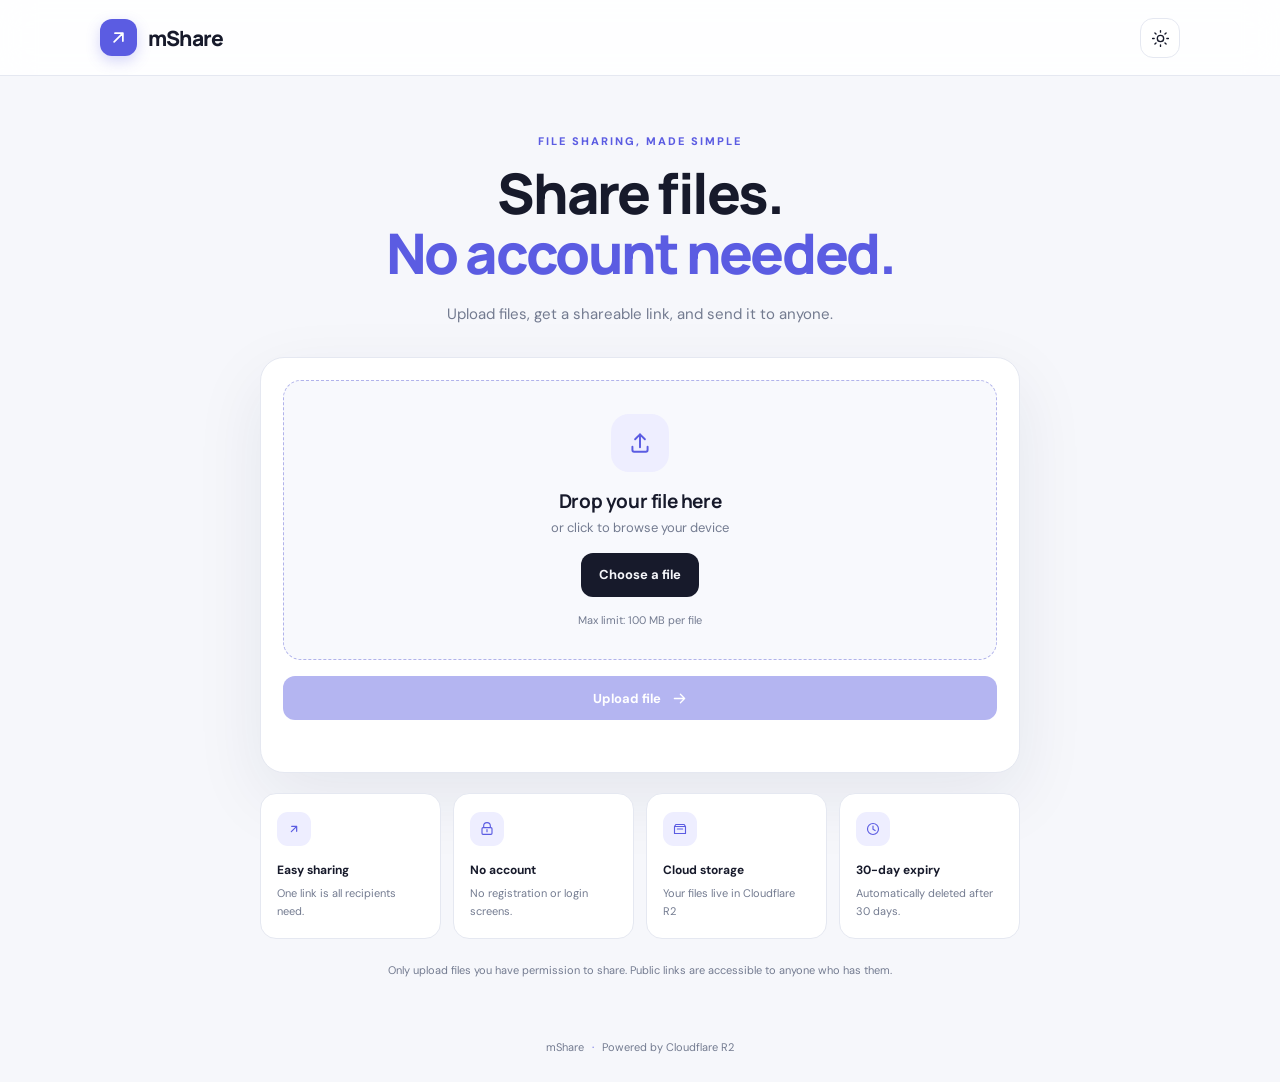
<file: index.html>
<!doctype html>
<html lang="en">
<head>
  <meta charset="utf-8">
  <meta name="viewport" content="width=device-width, initial-scale=1">
  <meta name="theme-color" content="#101827">
  <meta name="description" content="Share files easily. Upload once and share a download link with anyone.">
  <link rel="icon" type="image/svg+xml" href="favicon.svg">
  <title>mShare — Simple file sharing</title>
  <link rel="stylesheet" href="style.css">
</head>
<body>
  <header class="topbar">
    <a class="brand" href="./" aria-label="ShareBox home">
      <span class="brand-icon" aria-hidden="true">
        <svg viewBox="0 0 24 24" fill="none"><path d="M7 17 17 7M8 7h9v9" stroke="currentColor" stroke-width="2" stroke-linecap="round" stroke-linejoin="round"/></svg>
      </span>
      <span>mShare</span>
    </a>
    <div class="header-actions">
      <button id="themeToggle" class="theme-toggle" type="button" aria-label="Switch to dark theme" title="Switch theme">
        <svg class="sun-icon" viewBox="0 0 24 24" fill="none" aria-hidden="true"><circle cx="12" cy="12" r="4" stroke="currentColor" stroke-width="1.7"/><path d="M12 2v2m0 16v2M4.93 4.93l1.42 1.42m11.3 11.3 1.42 1.42M2 12h2m16 0h2M4.93 19.07l1.42-1.42m11.3-11.3 1.42-1.42" stroke="currentColor" stroke-width="1.7" stroke-linecap="round"/></svg>
        <svg class="moon-icon" viewBox="0 0 24 24" fill="none" aria-hidden="true"><path d="M20.2 15.3A8.5 8.5 0 0 1 8.7 3.8 8.5 8.5 0 1 0 20.2 15.3Z" stroke="currentColor" stroke-width="1.7" stroke-linejoin="round"/></svg>
      </button>
    </div>
  </header>

  <main class="shell">
    <section class="hero">
      <div class="eyebrow">FILE SHARING, MADE SIMPLE</div>
      <h1>Share files.<br><span>No account needed.</span></h1>
      <p class="subtitle">Upload files, get a shareable link, and send it to anyone.</p>
    </section>

    <section class="upload-card" aria-label="File upload">
      <div id="dropzone" class="dropzone" tabindex="0" role="button" aria-label="Choose a file or drop it here">
        <div class="upload-symbol" aria-hidden="true">
          <svg viewBox="0 0 24 24" fill="none"><path d="M12 16V4m0 0L7.5 8.5M12 4l4.5 4.5M5 15.5v3A1.5 1.5 0 0 0 6.5 20h11a1.5 1.5 0 0 0 1.5-1.5v-3" stroke="currentColor" stroke-width="1.8" stroke-linecap="round" stroke-linejoin="round"/></svg>
        </div>
        <h2>Drop your file here</h2>
        <p>or click to browse your device</p>
        <button id="chooseBtn" class="button button-dark" type="button">Choose a file</button>
        <input id="fileInput" type="file" multiple hidden>
        <div class="limit-note">Max limit: 100 MB per file</div>
      </div>

      <div id="selectedFile" class="selected-file hidden">
        <div class="file-icon" aria-hidden="true">
          <svg viewBox="0 0 24 24" fill="none"><path d="M6.75 3.75h7l4.5 4.5v12H6.75a1.5 1.5 0 0 1-1.5-1.5V5.25a1.5 1.5 0 0 1 1.5-1.5Z" stroke="currentColor" stroke-width="1.7" stroke-linejoin="round"/><path d="M13.5 4v4.5H18M8.5 13h7m-7 3.5h7" stroke="currentColor" stroke-width="1.7" stroke-linecap="round"/></svg>
        </div>
        <div class="file-details">
          <div id="fileName" class="file-name"></div>
          <div id="fileSize" class="muted"></div>
        </div>
        <button id="removeBtn" class="icon-button" type="button" aria-label="Remove selected file">
          <svg viewBox="0 0 24 24" fill="none"><path d="m7 7 10 10M17 7 7 17" stroke="currentColor" stroke-width="1.8" stroke-linecap="round"/></svg>
        </button>
      </div>

      <div id="progressWrap" class="progress-wrap hidden">
        <div class="progress-label"><span id="progressText">Uploading…</span><span id="progressPercent">0%</span></div>
        <div class="progress-track"><div id="progressBar" class="progress-bar"></div></div>
      </div>

      <button id="uploadBtn" class="button button-primary full-width" type="button" disabled>
        <span>Upload file</span>
        <svg viewBox="0 0 24 24" fill="none" aria-hidden="true"><path d="M4.75 12h14.5m-6-6 6 6-6 6" stroke="currentColor" stroke-width="1.8" stroke-linecap="round" stroke-linejoin="round"/></svg>
      </button>
      <p id="status" class="status" role="status"></p>

      <div id="result" class="result hidden">
        <div class="success-heading">
          <span class="success-mark" aria-hidden="true"><svg viewBox="0 0 24 24" fill="none"><path d="m5.5 12.5 4.2 4.2L18.5 8" stroke="currentColor" stroke-width="2" stroke-linecap="round" stroke-linejoin="round"/></svg></span>
          <div><strong>Your file is ready to share</strong><p>Anyone with this link can download it.</p></div>
        </div>
        <label for="shareLink">Share link</label>
        <div class="link-row"><input id="shareLink" type="text" readonly><button id="copyBtn" class="button button-dark" type="button">Copy link</button></div>
        <a id="openLink" class="download-link" target="_blank" rel="noopener">Open download link <svg viewBox="0 0 24 24" fill="none" aria-hidden="true"><path d="M14 5h5v5m-.5-4.5L10 14M18 13v5.5a.5.5 0 0 1-.5.5h-12a.5.5 0 0 1-.5-.5v-12a.5.5 0 0 1 .5-.5H11" stroke="currentColor" stroke-width="1.7" stroke-linecap="round" stroke-linejoin="round"/></svg></a>
        <button id="anotherBtn" class="button button-plain full-width" type="button">Upload another file</button>
      </div>
    </section>

    <section class="features">
      <div><span class="feature-icon" aria-hidden="true"><svg viewBox="0 0 24 24" fill="none"><path d="M8 16 16 8M8.5 8H16v7.5" stroke="currentColor" stroke-width="1.8" stroke-linecap="round" stroke-linejoin="round"/></svg></span><strong>Easy sharing</strong><p>One link is all recipients need.</p></div>
      <div><span class="feature-icon" aria-hidden="true"><svg viewBox="0 0 24 24" fill="none"><path d="M7 10V7.5a5 5 0 0 1 10 0V10m-11 0h12a1.5 1.5 0 0 1 1.5 1.5v7A1.5 1.5 0 0 1 18 20H6a1.5 1.5 0 0 1-1.5-1.5v-7A1.5 1.5 0 0 1 6 10Z" stroke="currentColor" stroke-width="1.7" stroke-linejoin="round"/><path d="M12 13v3" stroke="currentColor" stroke-width="1.7" stroke-linecap="round"/></svg></span><strong>No account</strong><p>No registration or login screens.</p></div>
      <div><span class="feature-icon" aria-hidden="true"><svg viewBox="0 0 24 24" fill="none"><path d="M3.75 8.25h16.5v10.5H3.75zM3.75 8.25l2-3h12.5l2 3M8 12h8" stroke="currentColor" stroke-width="1.7" stroke-linejoin="round" stroke-linecap="round"/></svg></span><strong>Cloud storage</strong><p>Your files live in Cloudflare R2</p></div>
     <div>
  <span class="feature-icon" aria-hidden="true">
    <svg viewBox="0 0 24 24" fill="none">
      <circle cx="12" cy="12" r="8.25" stroke="currentColor" stroke-width="1.7"/>
      <path d="M12 7.5v4.8l3.2 2" stroke="currentColor" stroke-width="1.7" stroke-linecap="round" stroke-linejoin="round"/>
    </svg>
  </span>
  <strong>30-day expiry</strong>
  <p>Automatically deleted after 30 days.</p>
</div>
    </section>
    <p class="privacy-note">Only upload files you have permission to share. Public links are accessible to anyone who has them.</p>
  </main>
  <footer>mShare <span class="footer-separator">·</span> Powered by Cloudflare R2</footer>
  <script src="config.js"></script>
  <script src="app.js"></script>
  <script>
    (() => {
      const root = document.documentElement;
      const toggle = document.getElementById("themeToggle");
      let saved = null;
      try { saved = localStorage.getItem("mshare-theme"); } catch (_) {}
      const initial = saved || (window.matchMedia && window.matchMedia("(prefers-color-scheme: dark)").matches ? "dark" : "light");
      function applyTheme(theme) {
        root.dataset.theme = theme;
        toggle.setAttribute("aria-label", theme === "dark" ? "Switch to light theme" : "Switch to dark theme");
        toggle.title = theme === "dark" ? "Switch to light theme" : "Switch to dark theme";
        const meta = document.querySelector('meta[name="theme-color"]');
        if (meta) meta.content = theme === "dark" ? "#11131b" : "#f6f7fb";
      }
      applyTheme(initial);
      toggle.addEventListener("click", () => {
        const next = root.dataset.theme === "dark" ? "light" : "dark";
        applyTheme(next);
        try { localStorage.setItem("mshare-theme", next); } catch (_) {}
      });
    })();
  </script>
</body>
</html>
</file>
<file: style.css>
@import url('https://fonts.googleapis.com/css2?family=DM+Sans:wght@400;500;600;700&family=Manrope:wght@400;500;600;700;800&display=swap');
:root{color-scheme:light;--bg:#f6f7fb;--surface:#fff;--surface-soft:#f8f9fd;--input:#fff;--ink:#171a2b;--muted:#737b90;--line:#e5e8f1;--primary:#5b5ce2;--primary-hover:#4c4dcc;--primary-soft:#eeeeff;--danger:#dc4b58;--danger-soft:#fff0f1;--success:#159a72;--shadow:0 24px 70px rgba(28,35,75,.08);--header:rgba(255,255,255,.88)}
:root[data-theme="dark"]{color-scheme:dark;--bg:#101119;--surface:#191b27;--surface-soft:#202230;--input:#141620;--ink:#f1f2fa;--muted:#a0a5ba;--line:#303344;--primary:#9292ff;--primary-hover:#a8a8ff;--primary-soft:#292945;--danger:#ff737e;--danger-soft:#352127;--success:#55d5aa;--shadow:0 24px 70px rgba(0,0,0,.24);--header:rgba(16,17,25,.88)}
*{box-sizing:border-box}html{min-height:100%;background:var(--bg);transition:background .2s,color .2s}body{margin:0;min-height:100vh;background:var(--bg);color:var(--ink);font-family:"DM Sans",ui-sans-serif,system-ui,-apple-system,BlinkMacSystemFont,"Segoe UI",sans-serif;transition:background .2s,color .2s}svg{display:block;width:100%;height:100%}button,input{font:inherit}button{ -webkit-tap-highlight-color:transparent}.topbar{height:76px;display:flex;align-items:center;justify-content:space-between;gap:18px;padding:0 max(22px,calc((100vw - 1080px)/2));border-bottom:1px solid var(--line);background:var(--header);backdrop-filter:blur(16px);position:sticky;top:0;z-index:5}.brand{display:flex;gap:11px;align-items:center;font-family:Manrope,sans-serif;font-weight:800;font-size:21px;letter-spacing:-.8px;text-decoration:none;color:var(--ink)}.brand-icon{display:grid;place-items:center;width:37px;height:37px;padding:8px;border-radius:12px;background:var(--primary);color:#fff;box-shadow:0 5px 14px color-mix(in srgb,var(--primary) 25%,transparent)}.header-actions{display:flex;align-items:center;gap:18px}.top-note{color:var(--muted);font-size:13px;display:flex;align-items:center;gap:8px}.status-dot{height:7px;width:7px;background:#29b783;border-radius:50%;box-shadow:0 0 0 4px rgba(41,183,131,.12)}.theme-toggle{display:grid;place-items:center;width:40px;height:40px;border:1px solid var(--line);border-radius:13px;background:var(--surface);color:var(--ink);padding:10px;cursor:pointer;transition:transform .18s,border-color .18s}.theme-toggle:hover{border-color:var(--primary);transform:translateY(-1px)}.theme-toggle svg{width:19px;height:19px}:root[data-theme="light"] .moon-icon,:root:not([data-theme="dark"]) .moon-icon{display:none}:root[data-theme="dark"] .sun-icon{display:none}.shell{width:min(100% - 36px,760px);padding:58px 0 38px;margin:0 auto}.hero{text-align:center;margin:0 auto 30px;max-width:650px}.eyebrow{font-size:11px;font-weight:800;letter-spacing:2px;color:var(--primary);margin-bottom:15px}h1{font-family:Manrope,sans-serif;font-size:clamp(36px,6vw,56px);line-height:1.08;letter-spacing:-2.4px;margin:0;color:var(--ink);font-weight:800}h1 span{color:var(--primary)}.subtitle{max-width:510px;margin:17px auto 0;color:var(--muted);font-size:15px;line-height:1.75}.upload-card{background:var(--surface);border:1px solid var(--line);border-radius:24px;padding:22px;box-shadow:var(--shadow)}.dropzone{min-height:280px;border:1.5px dashed color-mix(in srgb,var(--primary) 38%,var(--line));border-radius:18px;background:var(--surface-soft);display:flex;flex-direction:column;align-items:center;justify-content:center;text-align:center;padding:28px 18px;cursor:pointer;transition:border-color .2s,background .2s}.dropzone:hover,.dropzone:focus-visible,.dropzone.dragover{outline:none;border-color:var(--primary);background:var(--primary-soft)}.upload-symbol{width:58px;height:58px;padding:16px;color:var(--primary);background:var(--primary-soft);border-radius:18px;margin-bottom:16px}.dropzone h2{font-family:Manrope,sans-serif;font-size:19px;letter-spacing:-.4px;margin:0 0 5px}.dropzone p{font-size:13px;color:var(--muted);margin:0 0 17px}.limit-note{font-size:11px;color:var(--muted);margin-top:16px}.button{display:inline-flex;align-items:center;justify-content:center;gap:10px;min-height:44px;padding:0 17px;border:1px solid transparent;border-radius:12px;font-weight:700;font-size:13px;cursor:pointer;transition:transform .15s,background .15s,border-color .15s,opacity .15s}.button:hover:not(:disabled){transform:translateY(-1px)}.button:disabled{opacity:.45;cursor:not-allowed}.button svg{width:17px;height:17px}.button-dark{background:var(--ink);color:var(--bg)}.button-dark:hover:not(:disabled){opacity:.88}.button-primary{background:var(--primary);color:#fff}.button-primary:hover:not(:disabled){background:var(--primary-hover)}.button-plain{background:transparent;border-color:var(--line);color:var(--ink)}.button-plain:hover:not(:disabled){background:var(--surface-soft)}.full-width{width:100%;margin-top:16px}.selected-file{display:flex;align-items:center;gap:12px;margin:16px 0 0;padding:14px;border:1px solid var(--line);border-radius:14px;background:var(--surface-soft)}.file-icon{width:38px;height:38px;padding:9px;flex:0 0 38px;border-radius:11px;background:var(--primary-soft);color:var(--primary)}.file-details{min-width:0;flex:1}.file-name{font-size:13px;font-weight:700;overflow-wrap:anywhere}.muted{font-size:12px;color:var(--muted);margin-top:4px}.icon-button{width:34px;height:34px;display:grid;place-items:center;flex:0 0 34px;padding:9px;border:1px solid var(--line);border-radius:10px;background:var(--surface);color:var(--muted);cursor:pointer}.icon-button:hover{color:var(--danger);border-color:var(--danger)}.progress-wrap{margin-top:18px}.progress-label{display:flex;justify-content:space-between;gap:10px;font-size:12px;color:var(--muted);margin-bottom:8px}.progress-track{height:8px;border-radius:20px;background:var(--line);overflow:hidden}.progress-bar{height:100%;width:0;border-radius:20px;background:var(--primary);transition:width .15s}.status{min-height:18px;margin:12px 0 0;text-align:center;font-size:12px;color:var(--muted)}.status.error{color:var(--danger)}.result{margin-top:18px;padding:18px;border:1px solid color-mix(in srgb,var(--success) 35%,var(--line));border-radius:16px;background:color-mix(in srgb,var(--success) 6%,var(--surface))}.success-heading{display:flex;align-items:flex-start;gap:12px;margin-bottom:18px}.success-mark{display:grid;place-items:center;width:34px;height:34px;flex:0 0 34px;padding:8px;border-radius:50%;background:color-mix(in srgb,var(--success) 14%,var(--surface));color:var(--success)}.success-heading strong{font-size:14px}.success-heading p{font-size:12px;color:var(--muted);margin:4px 0 0}.result label{display:block;font-size:12px;font-weight:700;margin-bottom:7px}.link-row{display:flex;gap:8px}.link-row input{min-width:0;flex:1;width:100%;height:44px;border:1px solid var(--line);border-radius:11px;padding:0 12px;background:var(--input);color:var(--ink);font-size:12px}.download-link{display:inline-flex;align-items:center;gap:7px;margin:14px 0 0;color:var(--primary);font-weight:700;font-size:12px;text-decoration:none}.download-link svg{width:15px;height:15px}.features{display:grid;grid-template-columns:repeat(4,minmax(0,1fr));gap:12px;margin-top:20px}.features>div{padding:18px 16px;border:1px solid var(--line);border-radius:16px;background:var(--surface)}.feature-icon{display:grid;place-items:center;width:34px;height:34px;padding:9px;border-radius:11px;background:var(--primary-soft);color:var(--primary);margin-bottom:12px}.features strong{font-size:12px}.features p{font-size:11px;line-height:1.6;color:var(--muted);margin:6px 0 0}.privacy-note{max-width:550px;text-align:center;margin:22px auto 0;font-size:11px;line-height:1.7;color:var(--muted)}footer{text-align:center;padding:22px 16px 28px;color:var(--muted);font-size:11px}.footer-separator{padding:0 5px;color:var(--primary)}.hidden{display:none!important}button:focus-visible,a:focus-visible,input:focus-visible{outline:3px solid color-mix(in srgb,var(--primary) 40%,transparent);outline-offset:3px}
@media(max-width:600px){.topbar{height:66px;padding:0 16px}.brand{font-size:19px}.brand-icon{width:34px;height:34px}.header-actions{gap:10px}.top-note{font-size:0;gap:0}.status-dot{font-size:initial}.theme-toggle{width:37px;height:37px}.shell{width:calc(100% - 28px);padding-top:42px}h1{letter-spacing:-1.7px}.subtitle{font-size:14px}.upload-card{padding:13px;border-radius:19px}.dropzone{min-height:250px;padding:22px 12px}.features{grid-template-columns:1fr;gap:9px}.features>div{display:grid;grid-template-columns:36px 1fr;column-gap:11px;padding:13px}.feature-icon{grid-row:span 2;margin:0}.features p{margin-top:3px}.link-row{flex-direction:column}.link-row .button{width:100%}}
@media(prefers-reduced-motion:reduce){*,*::before,*::after{transition:none!important;scroll-behavior:auto!important}}
</file>
